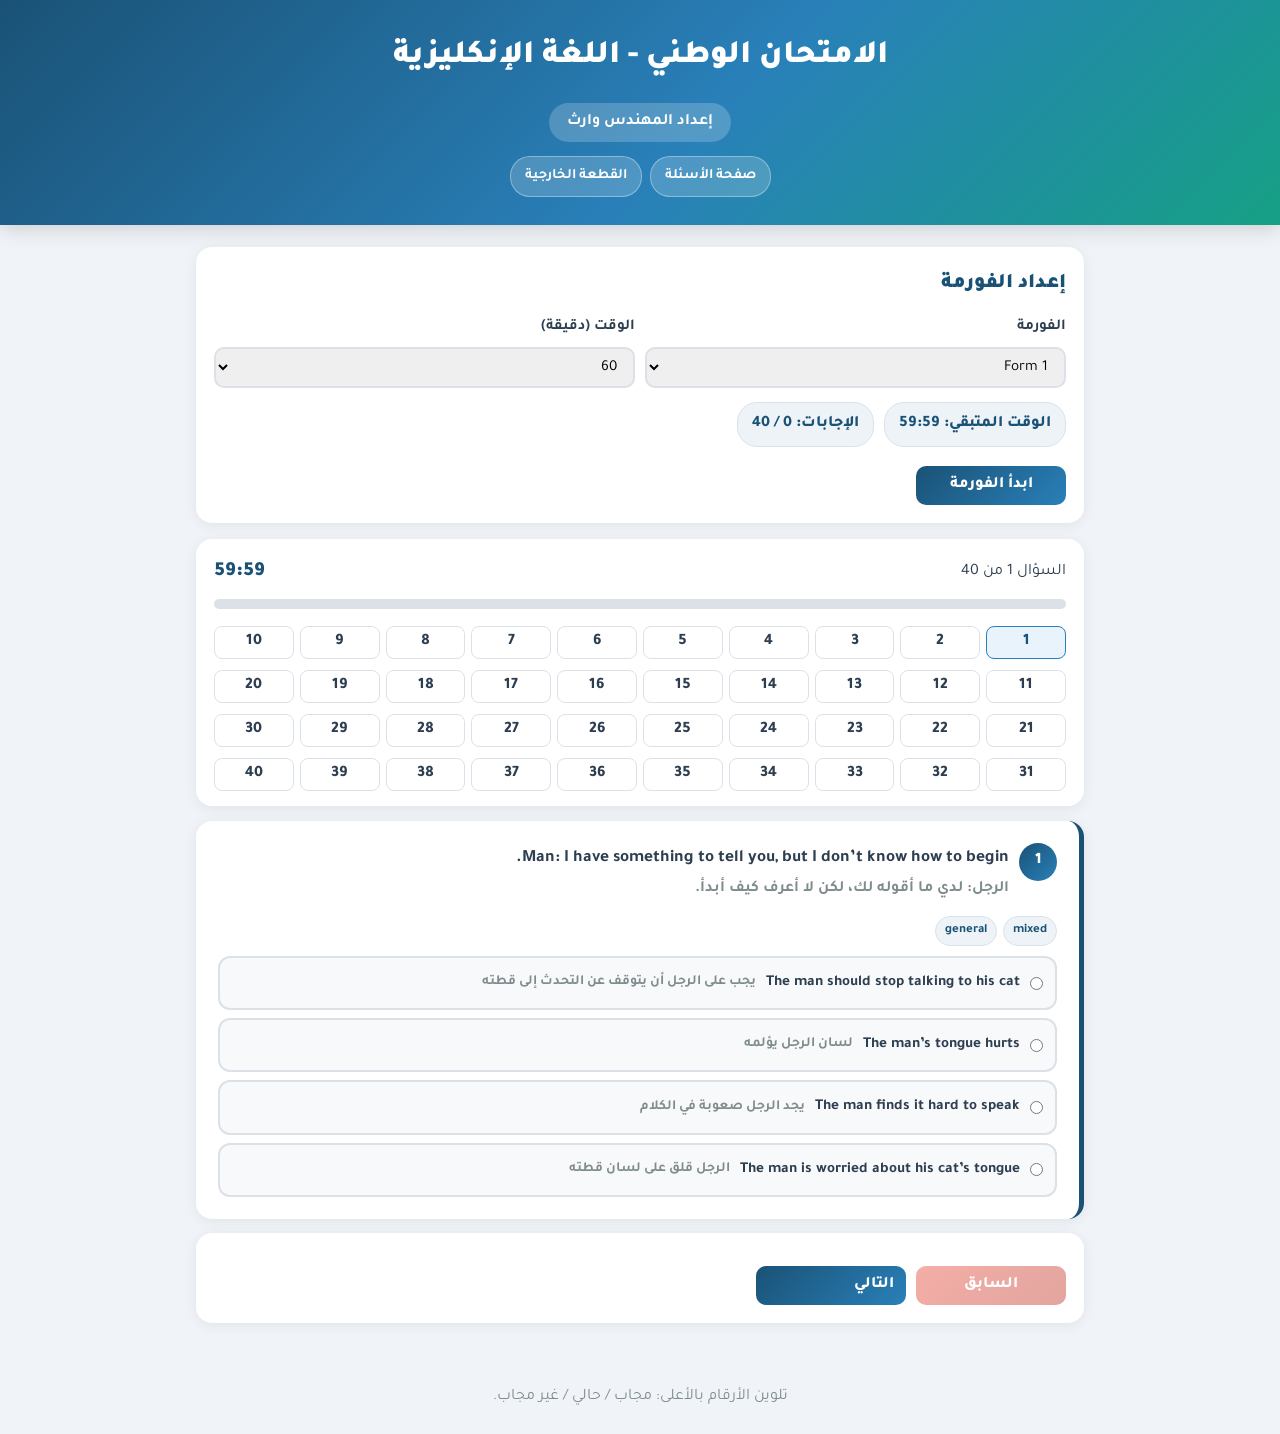
<file: index.html>
<!doctype html>
<html lang="ar" dir="rtl">
<head>
  <meta charset="UTF-8" />
  <meta name="viewport" content="width=device-width, initial-scale=1.0" />
  <title>صفحة الأسئلة | الكفاءة الإنكليزي</title>
  <link rel="stylesheet" href="style.css" />
</head>
<body>
  <div class="header">
    <h1>الامتحان الوطني - اللغة الإنكليزية</h1>
    <div class="badge">إعداد المهندس وارث</div>
    <div class="nav">
      <a href="index.html">صفحة الأسئلة</a>
      <a href="reading.html">القطعة الخارجية</a>
    </div>
  </div>

  <div class="container">
    <div class="panel">
      <div class="section-title">إعداد الفورمة</div>
      <div class="controls">
        <label>الفورمة
          <select id="formTemplate">
            <option value="1">Form 1</option>
            <option value="2">Form 2</option>
            <option value="3">Form 3</option>
            <option value="4">Form 4</option>
            <option value="5">Form 5</option>
            <option value="6">Form 6</option>
          </select>
        </label>
        <label>الوقت (دقيقة)
          <select id="quizMinutes">
            <option value="45">45</option>
            <option value="60" selected>60</option>
            <option value="75">75</option>
          </select>
        </label>
      </div>

      <div class="timer-wrap">
        <div id="timerChip" class="timer-chip">الوقت المتبقي: 00:00</div>
        <div id="progressChip" class="timer-chip">الإجابات: 0 / 40</div>
      </div>
      <div class="cta">
        <button class="btn" id="startQuiz">ابدأ الفورمة</button>
      </div>
    </div>

    <div class="progress-container">
      <div class="progress-row">
        <span id="progressText">السؤال 1 من 40</span>
        <span class="timer-big" id="timerDisplay">00:00</span>
      </div>
      <div class="progress-bg"><div id="progressBar" class="progress-fill"></div></div>
      <div id="navDots" class="nav-dots"></div>
    </div>

    <div id="questionStage"></div>

    <div class="panel">
      <div class="cta">
        <button class="btn alt" id="prevBtn">السابق</button>
        <button class="btn" id="nextBtn">التالي</button>
        <button class="btn alt" id="finishBtn" style="display:none">إنهاء وتسليم</button>
      </div>
    </div>

    <div id="quizResult"></div>
    <div id="quizReport"></div>
  </div>

  <footer>تلوين الأرقام بالأعلى: مجاب / حالي / غير مجاب.</footer>

  <script src="data.js"></script>
  <script src="translations.js"></script>
  <script src="bank.js"></script>
</body>
</html>
</file>
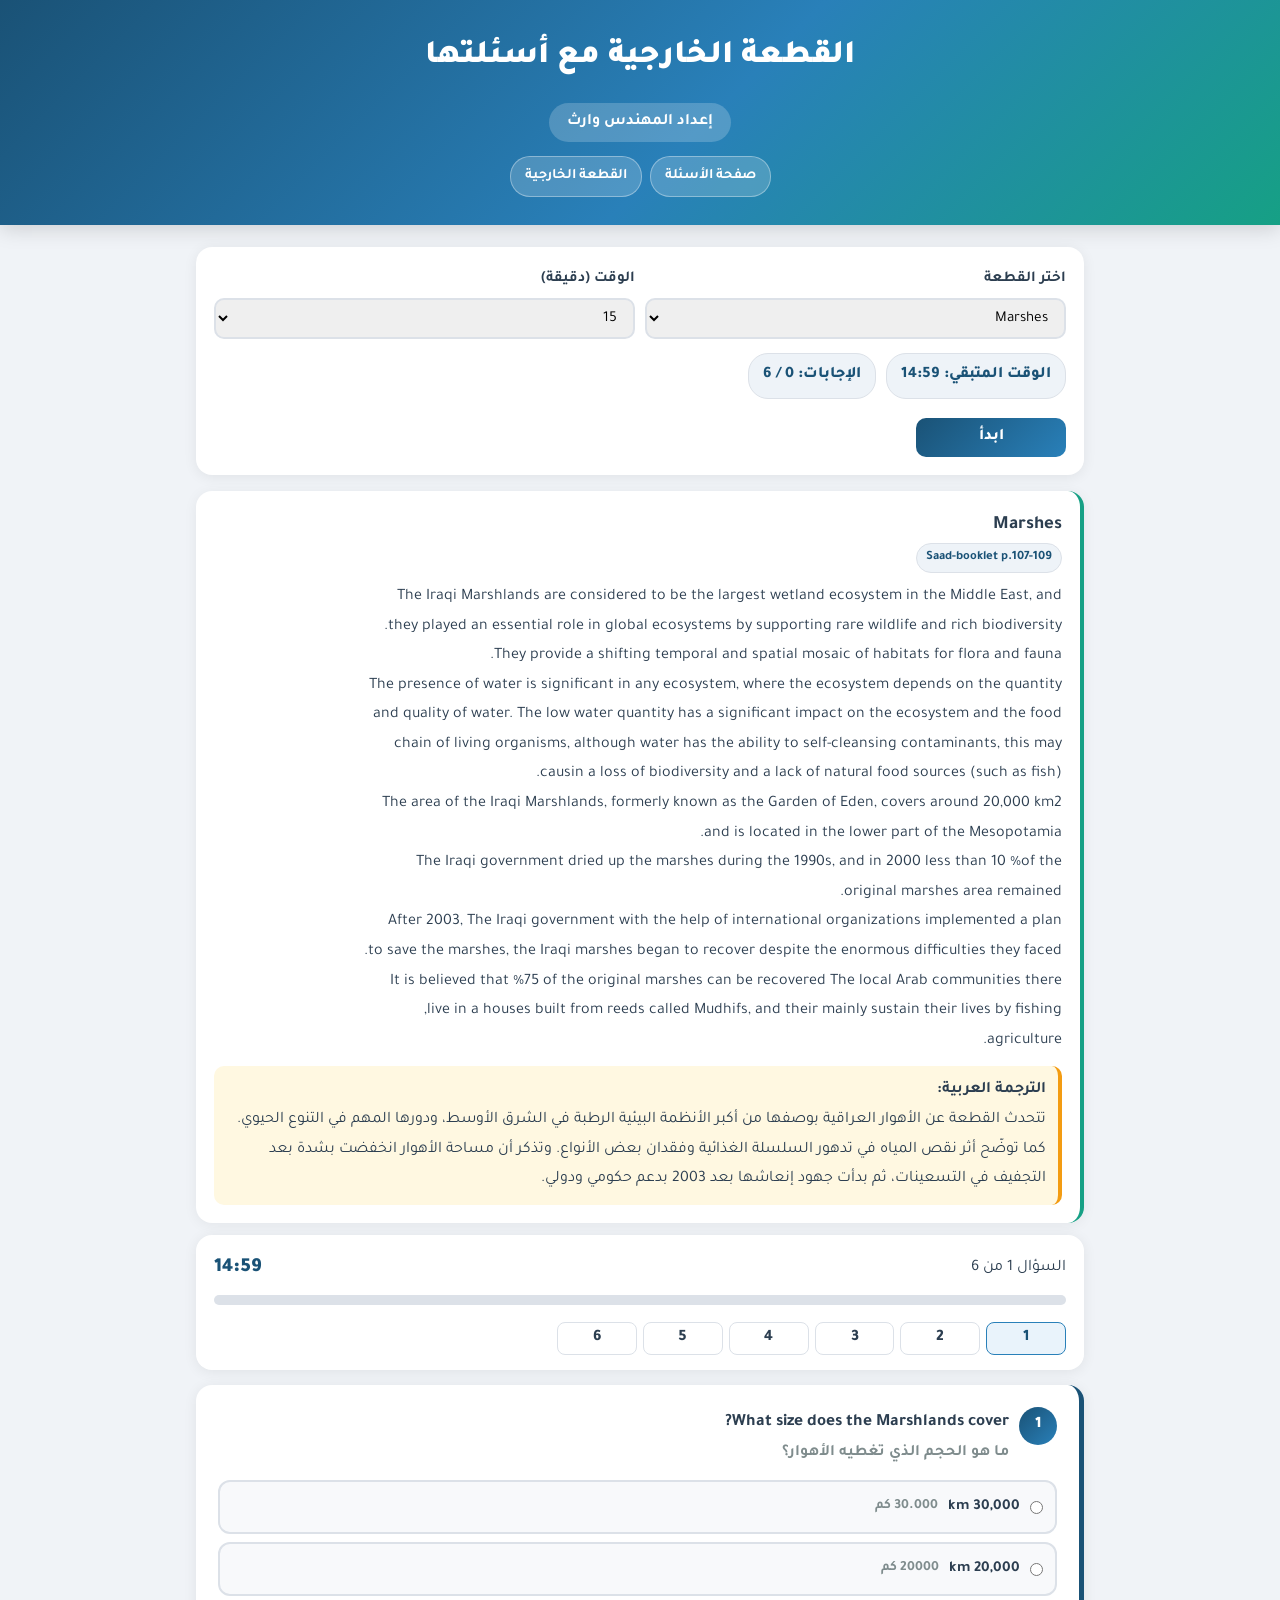
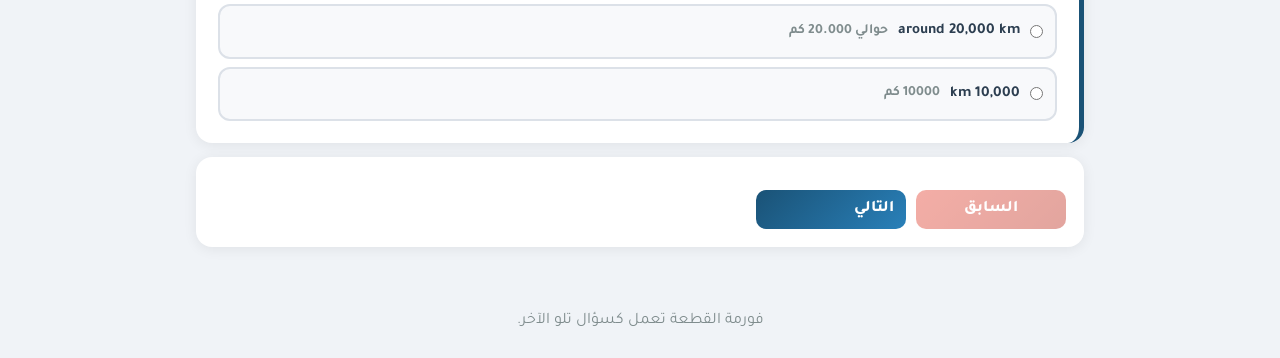
<file: reading.html>
<!doctype html>
<html lang="ar" dir="rtl">
<head>
  <meta charset="UTF-8" />
  <meta name="viewport" content="width=device-width, initial-scale=1.0" />
  <title>القطعة الخارجية | الكفاءة الإنكليزي</title>
  <link rel="stylesheet" href="style.css" />
</head>
<body>
  <div class="header">
    <h1>القطعة الخارجية مع أسئلتها</h1>
    <div class="badge">إعداد المهندس وارث</div>
    <div class="nav">
      <a href="index.html">صفحة الأسئلة</a>
      <a href="reading.html">القطعة الخارجية</a>
    </div>
  </div>

  <div class="container">
    <div class="panel">
      <div class="controls">
        <label>اختر القطعة
          <select id="passageSelect"></select>
        </label>
        <label>الوقت (دقيقة)
          <select id="passageMinutes">
            <option value="10">10</option>
            <option value="15" selected>15</option>
            <option value="20">20</option>
          </select>
        </label>
      </div>
      <div class="timer-wrap">
        <div id="pTimerChip" class="timer-chip">الوقت المتبقي: 00:00</div>
        <div id="pProgressChip" class="timer-chip">الإجابات: 0 / 0</div>
      </div>
      <div class="cta">
        <button class="btn" id="startPassageForm">ابدأ</button>
      </div>
    </div>

    <div id="passageFixed" class="passage"></div>

    <div class="progress-container">
      <div class="progress-row">
        <span id="pProgressText">السؤال 1</span>
        <span class="timer-big" id="pTimerDisplay">00:00</span>
      </div>
      <div class="progress-bg"><div id="pProgressBar" class="progress-fill"></div></div>
      <div id="pNavDots" class="nav-dots"></div>
    </div>

    <div id="passageQuestionStage"></div>
    <div class="panel">
      <div class="cta">
        <button class="btn alt" id="pPrevBtn">السابق</button>
        <button class="btn" id="pNextBtn">التالي</button>
        <button class="btn alt" id="pFinishBtn" style="display:none">إنهاء</button>
      </div>
    </div>

    <div id="passageFormResult"></div>
    <div id="passageFormReport"></div>
  </div>

  <footer>فورمة القطعة تعمل كسؤال تلو الآخر.</footer>

  <script src="data.js"></script>
  <script src="passages_full.js"></script>
  <script src="translations.js"></script>
  <script src="reading.js"></script>
</body>
</html>
</file>
<file: style.css>
@import url('https://fonts.googleapis.com/css2?family=Tajawal:wght@300;400;500;700;800;900&display=swap');

:root{
  --primary:#1a5276;
  --primary-light:#2980b9;
  --accent:#e74c3c;
  --success:#27ae60;
  --warning:#f39c12;
  --bg:#f0f3f7;
  --card:#fff;
  --text:#2c3e50;
  --text-light:#7f8c8d;
  --border:#dce1e8;
  --teal:#16a085;
  --purple:#8e44ad;
}

*{margin:0;padding:0;box-sizing:border-box}
body{
  font-family:'Tajawal',sans-serif;
  background:var(--bg);
  color:var(--text);
  line-height:1.85;
}
a{text-decoration:none;color:inherit}
.container{max-width:920px;margin:0 auto;padding:22px 16px}

.header{
  background:linear-gradient(135deg,var(--primary) 0%,var(--primary-light) 55%,var(--teal) 100%);
  color:#fff;padding:28px 16px;text-align:center;box-shadow:0 4px 20px rgba(0,0,0,.15)
}
.header h1{font-size:2.05em;font-weight:900;margin-bottom:4px}
.header p{opacity:.92}
.header .badge{
  display:inline-block;background:rgba(255,255,255,.2);padding:5px 18px;border-radius:20px;margin-top:10px;font-weight:700
}
.header .nav{
  display:flex;justify-content:center;gap:8px;flex-wrap:wrap;margin-top:14px
}
.header .nav a{
  background:rgba(255,255,255,.18);border:1px solid rgba(255,255,255,.35);
  padding:6px 14px;border-radius:20px;font-size:.9em;font-weight:700;transition:.3s
}
.header .nav a:hover{background:rgba(255,255,255,.32)}

.model-selection{text-align:center;padding:18px 0}
.model-selection h2{font-size:1.7em;color:var(--primary);margin-bottom:5px}
.model-selection p{color:var(--text-light)}
.model-grid{
  display:grid;grid-template-columns:repeat(auto-fit,minmax(190px,1fr));gap:14px;margin-top:18px
}
.model-card{
  background:var(--card);border-radius:16px;padding:20px 14px;box-shadow:0 3px 16px rgba(0,0,0,.08);
  border:2px solid transparent;cursor:pointer;transition:.25s
}
.model-card:hover,.model-card.active{
  transform:translateY(-4px);border-color:var(--primary-light);box-shadow:0 7px 24px rgba(0,0,0,.12)
}
.model-num{font-size:1.25em;font-weight:900;color:var(--primary)}
.model-meta{font-size:.92em;color:var(--text-light);margin-top:3px}

.panel{
  background:var(--card);border-radius:16px;padding:18px;box-shadow:0 2px 14px rgba(0,0,0,.07);margin-bottom:16px
}
.section-title{font-size:1.3em;color:var(--primary);font-weight:900;margin-bottom:10px}
.controls{display:grid;grid-template-columns:repeat(auto-fit,minmax(150px,1fr));gap:10px}
label{font-weight:700;color:var(--text);font-size:.95em}
input,select,button{
  width:100%;margin-top:5px;padding:10px 12px;border-radius:10px;border:2px solid var(--border);
  font-family:'Tajawal',sans-serif;font-size:1em
}
button{cursor:pointer;border:none}
.btn{
  background:linear-gradient(135deg,var(--primary),var(--primary-light));color:#fff;font-weight:800
}
.btn.alt{background:linear-gradient(135deg,var(--accent),#c0392b)}
.btn:hover{filter:brightness(1.04)}

.timer-wrap{display:flex;gap:10px;flex-wrap:wrap;margin:14px 0}
.timer-chip{
  background:#eef3f8;border:1px solid var(--border);color:var(--primary);
  padding:7px 14px;border-radius:20px;font-weight:800
}
.timer-chip.alert{background:#fde8e8;color:var(--accent);border-color:#f5b7b1}

.progress-container{
  background:var(--card);border-radius:16px;padding:15px 18px;margin-bottom:15px;
  box-shadow:0 2px 14px rgba(0,0,0,.07);position:sticky;top:0;z-index:40
}
.progress-row{display:flex;justify-content:space-between;align-items:center;gap:8px;margin-bottom:8px}
.progress-row .timer-big{font-size:1.25em;color:var(--primary);font-weight:900}
.progress-bg{height:10px;background:var(--border);border-radius:10px;overflow:hidden}
.progress-fill{height:100%;width:0;background:linear-gradient(90deg,var(--primary),var(--primary-light));transition:.3s}
.nav-dots{
  margin-top:12px;display:grid;grid-template-columns:repeat(10,minmax(0,1fr));gap:6px
}
.nav-dot{
  border:1px solid var(--border);background:#fff;color:var(--text);border-radius:8px;
  font-weight:800;padding:6px 4px;cursor:pointer
}
.nav-dot.current{border-color:var(--primary-light);background:#e9f3fb;color:var(--primary)}
.nav-dot.answered{background:#e8f8ef;border-color:#8fd4ab;color:#1f8b51}

.cta{display:flex;gap:10px;flex-wrap:wrap;margin-top:10px}
.cta .btn{width:auto;min-width:150px}
.btn:disabled{opacity:.45;cursor:not-allowed}

.qcard{
  background:var(--card);border-radius:16px;padding:22px;margin-bottom:14px;
  box-shadow:0 2px 14px rgba(0,0,0,.07);border-right:5px solid var(--primary)
}
.qhead{display:flex;align-items:flex-start;gap:10px;margin-bottom:12px}
.qnum{
  width:38px;height:38px;border-radius:50%;display:flex;align-items:center;justify-content:center;
  background:linear-gradient(135deg,var(--primary),var(--primary-light));color:#fff;font-weight:900;flex-shrink:0
}
.qtext{font-weight:700;font-size:1.08em}
.qmeta{display:flex;gap:6px;flex-wrap:wrap;margin-bottom:10px}
.tag{
  background:#eef3f8;border:1px solid var(--border);border-radius:16px;padding:2px 9px;font-size:.8em;color:var(--primary);font-weight:700
}
.ops{list-style:none;display:flex;flex-direction:column;gap:8px}
.ops label{
  display:flex;gap:10px;align-items:center;padding:11px 12px;border:2px solid var(--border);border-radius:12px;
  background:#f8f9fb;cursor:pointer;transition:.2s;font-weight:600
}
.ops label:hover{border-color:var(--primary-light);background:#edf3f9}
.ops input{width:auto;margin:0}
.out{
  margin-top:10px;padding:10px 12px;border-radius:10px;background:#fff8e1;border-right:4px solid var(--warning)
}

.score{
  background:var(--card);border-radius:18px;padding:26px;text-align:center;box-shadow:0 3px 18px rgba(0,0,0,.08);margin-bottom:14px
}
.score .main{font-size:2.2em;font-weight:900;color:var(--primary)}
.score .sub{font-size:1.1em;color:var(--text-light)}
.stats{display:flex;justify-content:center;gap:12px;flex-wrap:wrap;margin-top:12px}
.stat{
  min-width:120px;background:#f8f9fb;border-radius:10px;padding:10px
}
.stat .n{font-size:1.6em;font-weight:900}
.ok{color:var(--success)} .danger{color:var(--accent)}

.report{
  background:var(--card);border-radius:16px;padding:16px;box-shadow:0 2px 14px rgba(0,0,0,.06)
}
.report h3{color:var(--accent);margin-bottom:10px}
.report-item{
  border-right:4px solid var(--accent);background:#fff;box-shadow:0 1px 10px rgba(0,0,0,.05);
  border-radius:10px;padding:12px;margin-bottom:10px
}
.report-item .q{font-weight:800;margin-bottom:6px}
.muted{color:var(--text-light);font-size:.92em}

.passage{
  background:var(--card);border-radius:16px;padding:18px;margin-bottom:12px;box-shadow:0 2px 14px rgba(0,0,0,.06);border-right:4px solid var(--teal)
}

footer{text-align:center;padding:22px;color:var(--text-light)}

@media(max-width:650px){
  .header h1{font-size:1.55em}
  .qcard{padding:16px}
  .nav-dots{grid-template-columns:repeat(5,minmax(0,1fr))}
  .cta .btn{width:100%}
}
</file>
